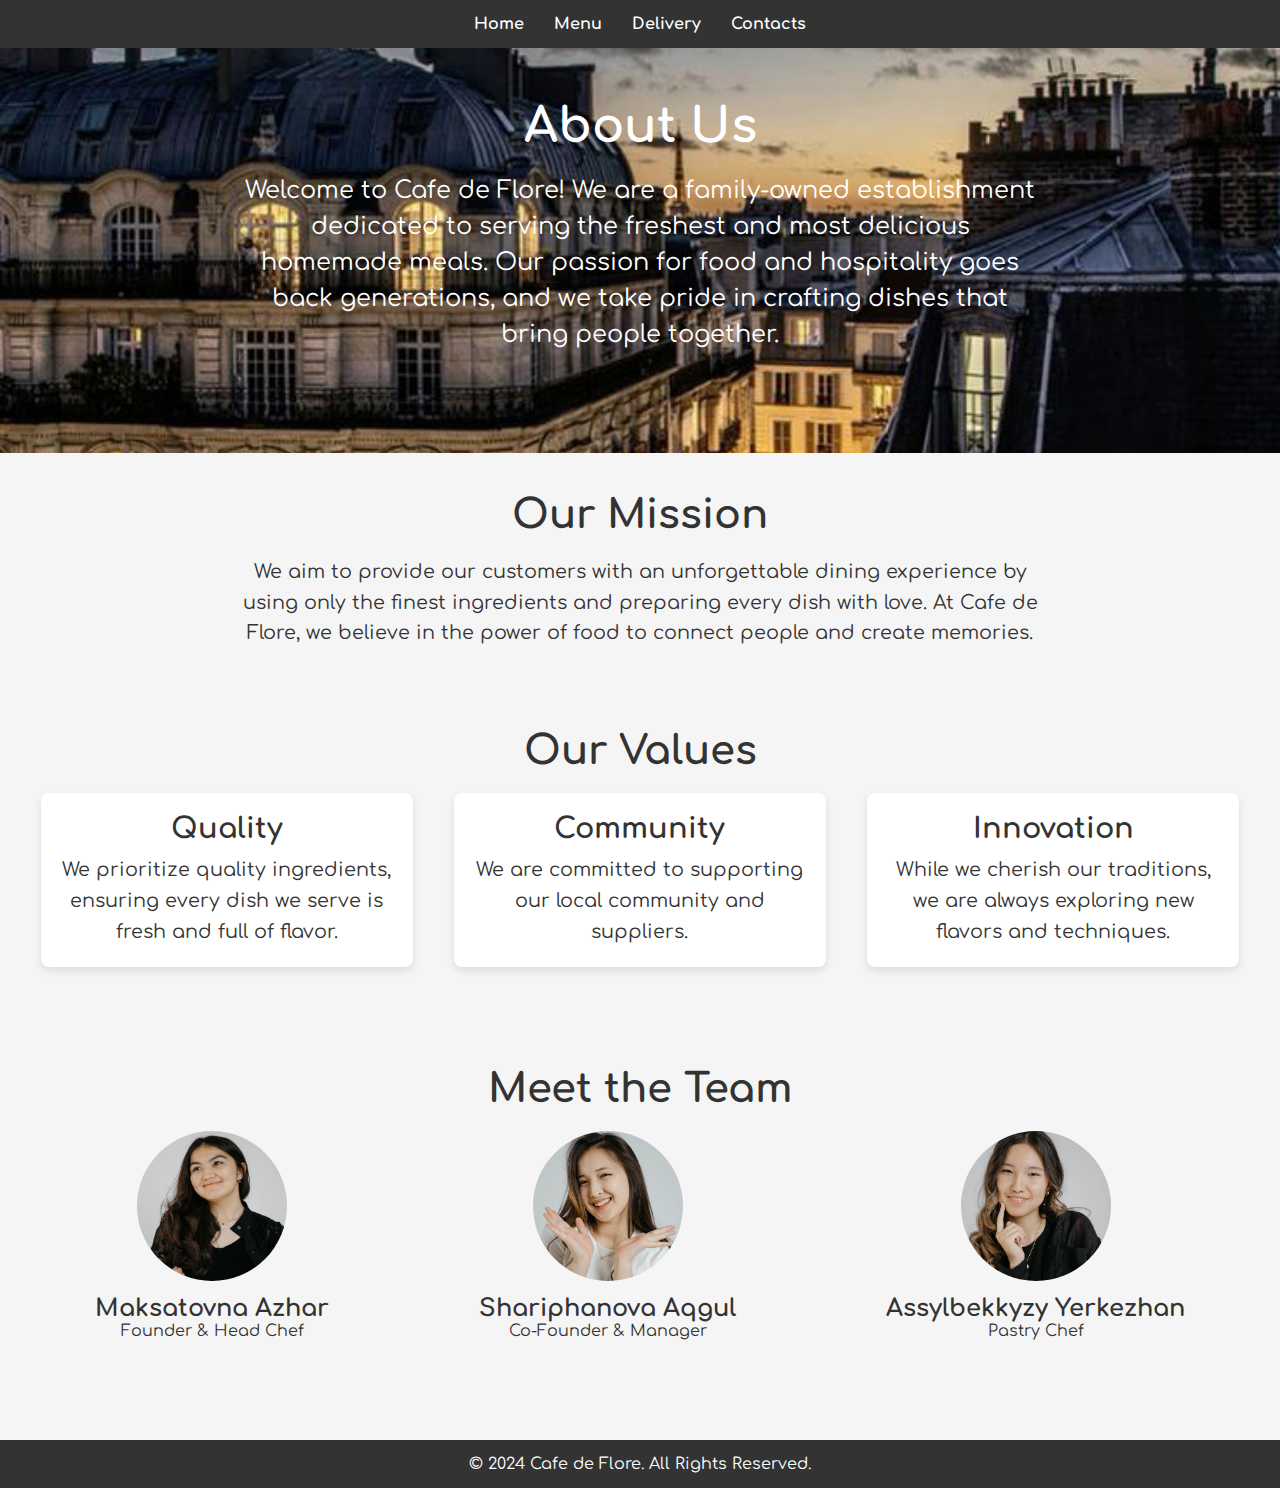
<file: aa.html>
<!DOCTYPE html>
<html lang="en">
<head>
    <meta charset="UTF-8">
    <meta name="viewport" content="width=device-width, initial-scale=1.0">
    <title>About Us</title>
    <link href="https://fonts.googleapis.com/css2?family=Comfortaa:wght@300..700&display=swap" rel="stylesheet">
    <link rel="stylesheet" href="aa.css">
</head>
<body>
    <header class="header">
        <nav>
            <ul>
                <li><a href="index.html">Home</a></li>
                <li><a href="second.html">Menu</a></li>
                <li><a href="dd.html">Delivery</a></li>
                <li><a href="contact.html">Contacts</a></li>
            </ul>
        </nav>
    </header>

   
    <section class="about-us" id="about">
        <div class="about-content">
            <h1>About Us</h1>
            <p>Welcome to Cafe de Flore! We are a family-owned establishment dedicated to serving the freshest and most delicious homemade meals. Our passion for food and hospitality goes back generations, and we take pride in crafting dishes that bring people together.</p>
        </div>
    </section>

   
    <section class="mission">
        <h2>Our Mission</h2>
        <p>We aim to provide our customers with an unforgettable dining experience by using only the finest ingredients and preparing every dish with love. At Cafe de Flore, we believe in the power of food to connect people and create memories.</p>
    </section>

   
    <section class="values">
        <h2>Our Values</h2>
        <div class="values-container">
            <div class="value-box">
                <h3>Quality</h3>
                <p>We prioritize quality ingredients, ensuring every dish we serve is fresh and full of flavor.</p>
            </div>
            <div class="value-box">
                <h3>Community</h3>
                <p>We are committed to supporting our local community and suppliers.</p>
            </div>
            <div class="value-box">
                <h3>Innovation</h3>
                <p>While we cherish our traditions, we are always exploring new flavors and techniques.</p>
            </div>
        </div>
    </section>


    <section class="team">
        <h2>Meet the Team</h2>
        <div class="team-container">
            <div class="team-member">
                <img src="rrr.jpeg" alt="Team Member">
                <h3>Maksatovna Azhar</h3>
                <p>Founder & Head Chef</p>
            </div>
            <div class="team-member">
                <img src="aqgul.jpeg" alt="Team Member">
                <h3>Shariphanova Aqgul</h3>
                <p>Co-Founder & Manager</p>
            </div>
            <div class="team-member">
                <img src="yerkezhan.jpeg" alt="Team Member">
                <h3>Assylbekkyzy Yerkezhan</h3>
                <p>Pastry Chef</p>
            </div>
        </div>
    </section>
    <footer>
        <p>&copy; 2024 Cafe de Flore. All Rights Reserved.</p>
    </footer>
</body>
</html>
</file>
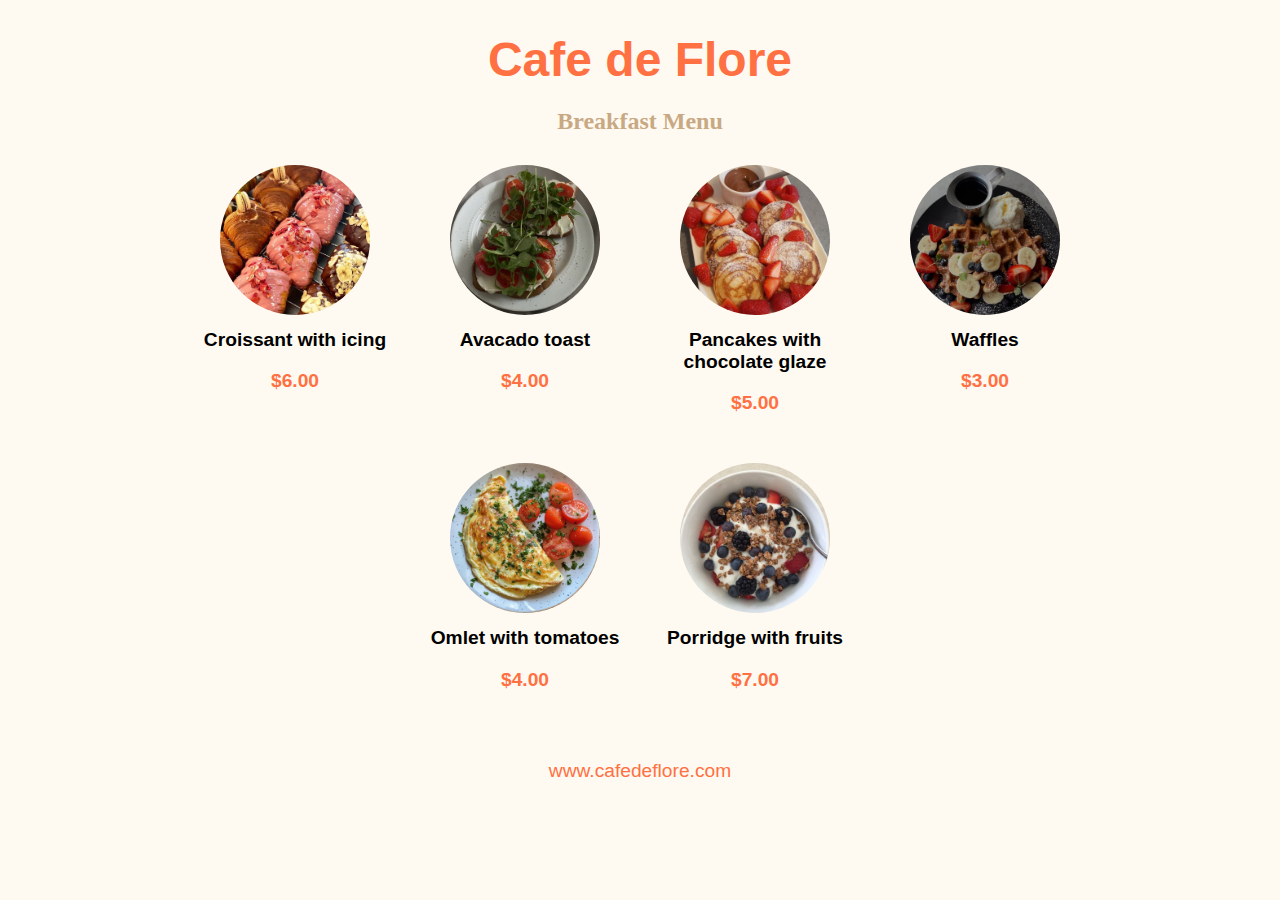
<file: breakfast.html>
<!DOCTYPE html>
<html lang="en">
<head>
    <meta charset="UTF-8">
    <meta name="viewport" content="width=device-width, initial-scale=1.0">
    <title>Breakfast Menu</title>
    <link rel="stylesheet" href="breakfast.css">
</head>
<body>

    <h1>Cafe de Flore</h1>
    <h2 class="text"><a href="second.html">Breakfast Menu</a></h2>

    <div class="menu">
        <div class="menu-item">
            <img src="IMG_0348.JPG" alt="Cream Puff">
            <h3>Croissant with icing</h3>
            <p>$6.00</p>
        </div>
        <div class="menu-item">
            <img src="IMG_0349.JPG" alt="Croissant">
            <h3>Avacado toast</h3>
            <p>$4.00</p>
        </div>
        <div class="menu-item">
            <img src="IMG_0350.JPG" alt="Chocolate Cake">
            <h3>Pancakes with chocolate glaze</h3>
            <p>$5.00</p>
        </div>
        <div class="menu-item">
            <img src="IMG_0351.JPG" alt="Donut">
            <h3>Waffles</h3>
            <p>$3.00</p>
        </div>
        <div class="menu-item">
            <img src="IMG_0352.JPG" alt="Cupcake">
            <h3>Omlet with tomatoes</h3>
            <p>$4.00</p>
        </div>
        <div class="menu-item">
            <img src="IMG_0353.JPG" alt="Cheesecake">
            <h3>Porridge with fruits</h3>
            <p>$7.00</p>
        </div>
    </div>

    <div class="footer">
        <p>www.cafedeflore.com</p>
    </div>



</body>
</html>
</file>
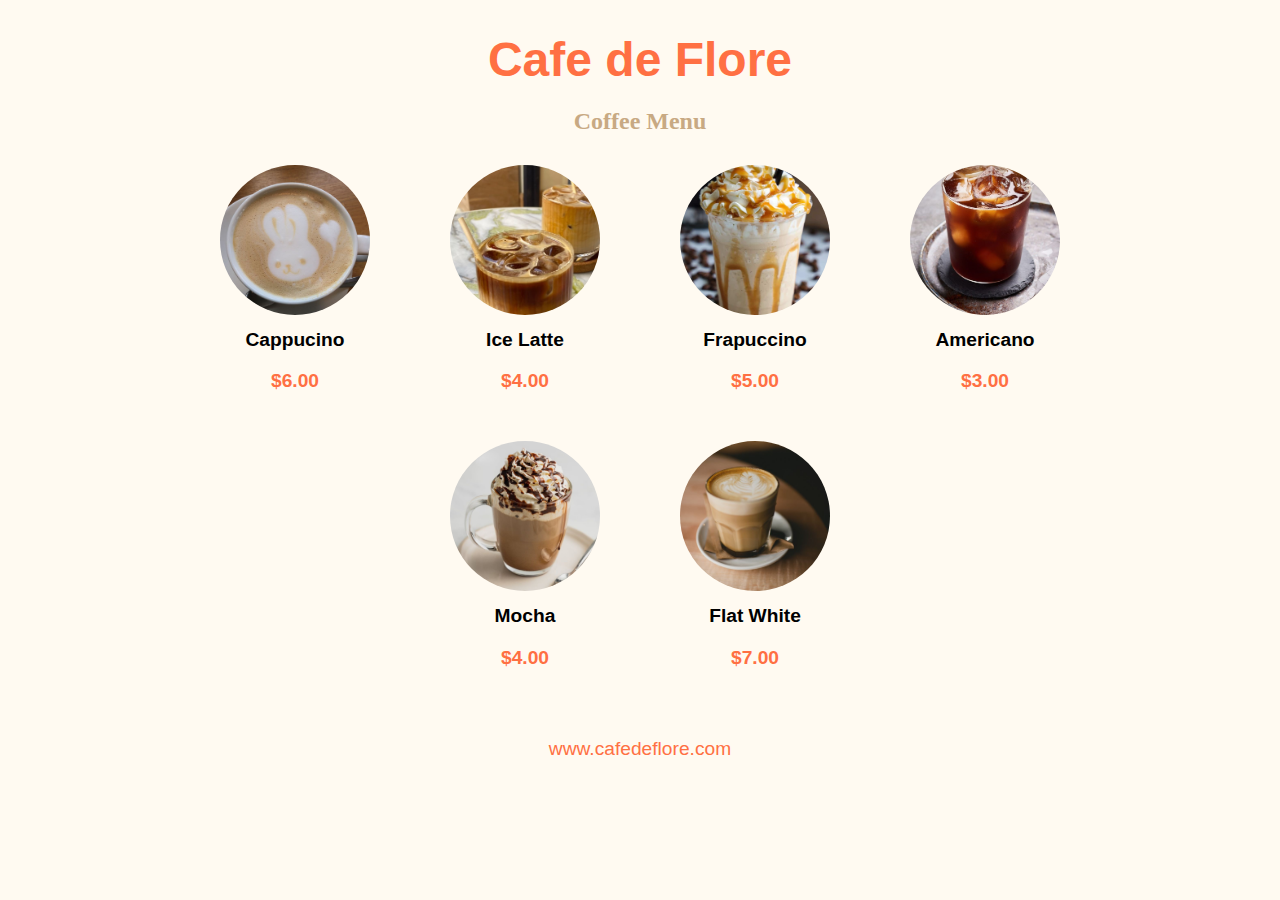
<file: coffee.html>
<!DOCTYPE html>
<html lang="en">
<head>
    <meta charset="UTF-8">
    <meta name="viewport" content="width=device-width, initial-scale=1.0">
    <title>Breakfast Menu</title>
    <link rel="stylesheet" href="coffee.css">
</head>
<body>

    <h1>Cafe de Flore</h1>
    <h2 class="text"><a href="second.html">Coffee Menu</a></h2>

    <div class="menu">
        <div class="menu-item">
            <img src="IMG_0416.JPG" alt="Cream Puff">
            <h3>Cappucino</h3>
            <p>$6.00</p>
        </div>
        <div class="menu-item">
            <img src="IMG_0417.JPG" alt="Croissant">
            <h3>Ice Latte</h3>
            <p>$4.00</p>
        </div>
        <div class="menu-item">
            <img src="IMG_0418.JPG" alt="Chocolate Cake">
            <h3>Frapuccino</h3>
            <p>$5.00</p>
        </div>
        <div class="menu-item">
            <img src="IMG_0419.JPG" alt="Donut">
            <h3>Americano</h3>
            <p>$3.00</p>
        </div>
        <div class="menu-item">
            <img src="IMG_0420.JPG" alt="Cupcake">
            <h3>Mocha</h3>
            <p>$4.00</p>
        </div>
        <div class="menu-item">
            <img src="IMG_0421.JPG" alt="Cheesecake">
            <h3>Flat White</h3>
            <p>$7.00</p>
        </div>
    </div>

    <div class="footer">
        <p>www.cafedeflore.com</p>
    </div>



</body>
</html>
</file>
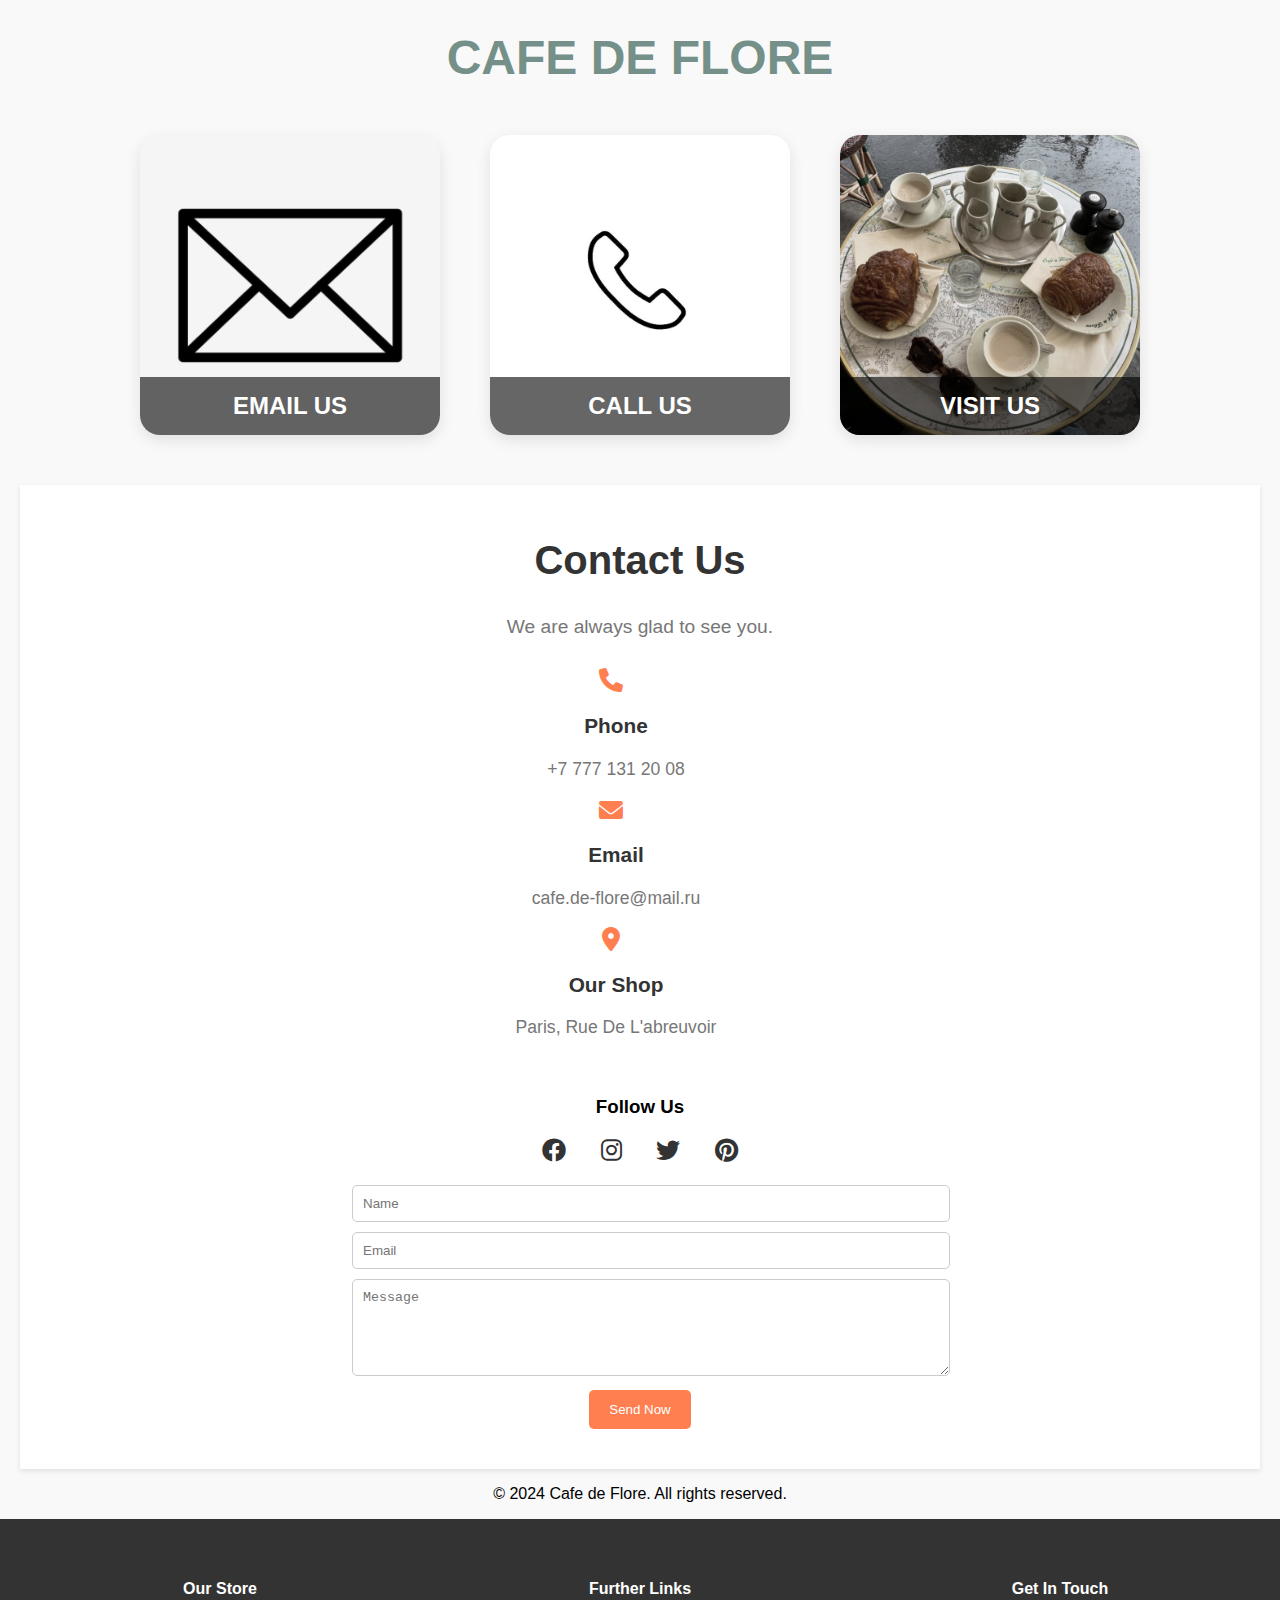
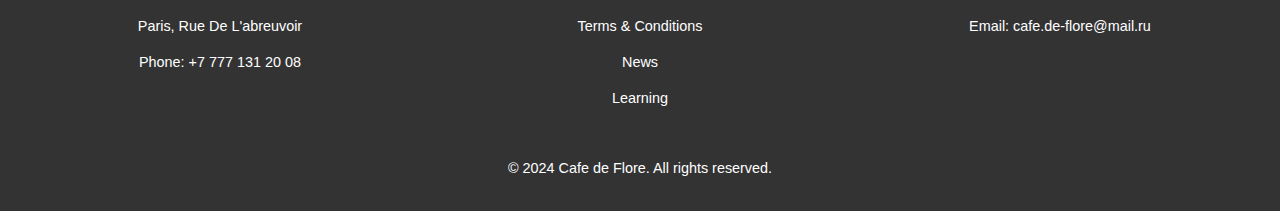
<file: contact.html>
<!DOCTYPE html>
<html lang="en">
<head>
    <meta charset="UTF-8">
    <meta name="viewport" content="width=device-width, initial-scale=1.0">
    <title>Contact Us</title>
    <link rel="stylesheet" href="https://cdnjs.cloudflare.com/ajax/libs/font-awesome/6.0.0-beta3/css/all.min.css">
<link rel="stylesheet" href="contact.css">
</head>
<body>

    <h1 class="text"><a href="index.html">CAFE DE FLORE</a></h1>

    <div class="contacts-container">
        <div class="contacts-item">
            <img src="IMG_0371.JPG" alt="Email">
            <h3>Email Us</h3>
            <div class="contact-details">
                <p>Email: cafe-de.flore@mail.com</p>
            </div>
        </div>
        <div class="contacts-item">
            <img src="IMG_0372.JPG" alt="Phone">
            <h3>Call Us</h3>
            <div class="contacts-details">
                <p>Phone: +7 (777) 131-2008</p>
            </div>
        </div>
        <div class="contacts-item">
            <img src="IMG_0373.JPG" alt="Location">
            <h3>Visit Us</h3>
            <div class="contacts-details">
                <p>Address: Paris, Rue De L'abreuvoir</p>
            </div>
        </div>
    </div>

 
    <div class="contact-container">
        <div class="contact-header">
            <h2>Contact Us</h2>
            <p>We are always glad to see you.</p>
        </div>

        <div class="contact-details">
            <div>
                <i class="fas fa-phone"></i>
                <h3>Phone</h3>
                <p>+7 777 131 20 08</p>
            </div>
            <div>
                <i class="fas fa-envelope"></i>
                <h3>Email</h3>
                <p>cafe.de-flore@mail.ru</p>
            </div>
            <div>
                <i class="fas fa-map-marker-alt"></i>
                <h3>Our Shop</h3>
                <p>Paris, Rue De L'abreuvoir</p>
            </div>
        </div>

        <div class="social-icons">
            <h3>Follow Us</h3>
            <a href="#" target="_blank"><i class="fab fa-facebook"></i></a>
            <a href="#" target="_blank"><i class="fab fa-instagram"></i></a>
            <a href="#" target="_blank"><i class="fab fa-twitter"></i></a>
            <a href="#" target="_blank"><i class="fab fa-pinterest"></i></a>
        </div>

        <div class="contact-form">
            <form action="#" method="post">
                <input type="text" name="name" placeholder="Name" required>
                <input type="email" name="email" placeholder="Email" required>
                <textarea name="message" rows="5" placeholder="Message"></textarea>
                <button type="submit">Send Now</button>
            </form>
        </div>
    </div>

    <div class="foot">
        <p>&copy; 2024 Cafe de Flore. All rights reserved.</p>
    </div>
    <footer>
        <div class="foot-links">
            <div>
                <h4>Our Store</h4>
                <p>Paris, Rue De L'abreuvoir</p>
                <p>Phone: +7 777 131 20 08</p>
            </div>
            <div>
                <h4>Further Links</h4>
                <p><a href="#">Terms & Conditions</a></p>
                <p><a href="#">News</a></p>
                <p><a href="#">Learning</a></p>
            </div>
            <div>
                <h4>Get In Touch</h4>
                <p>Email: cafe.de-flore@mail.ru</p>
            </div>
        </div>
        <p>&copy; 2024 Cafe de Flore. All rights reserved.</p>
    </footer>

</body>
</html>
</file>
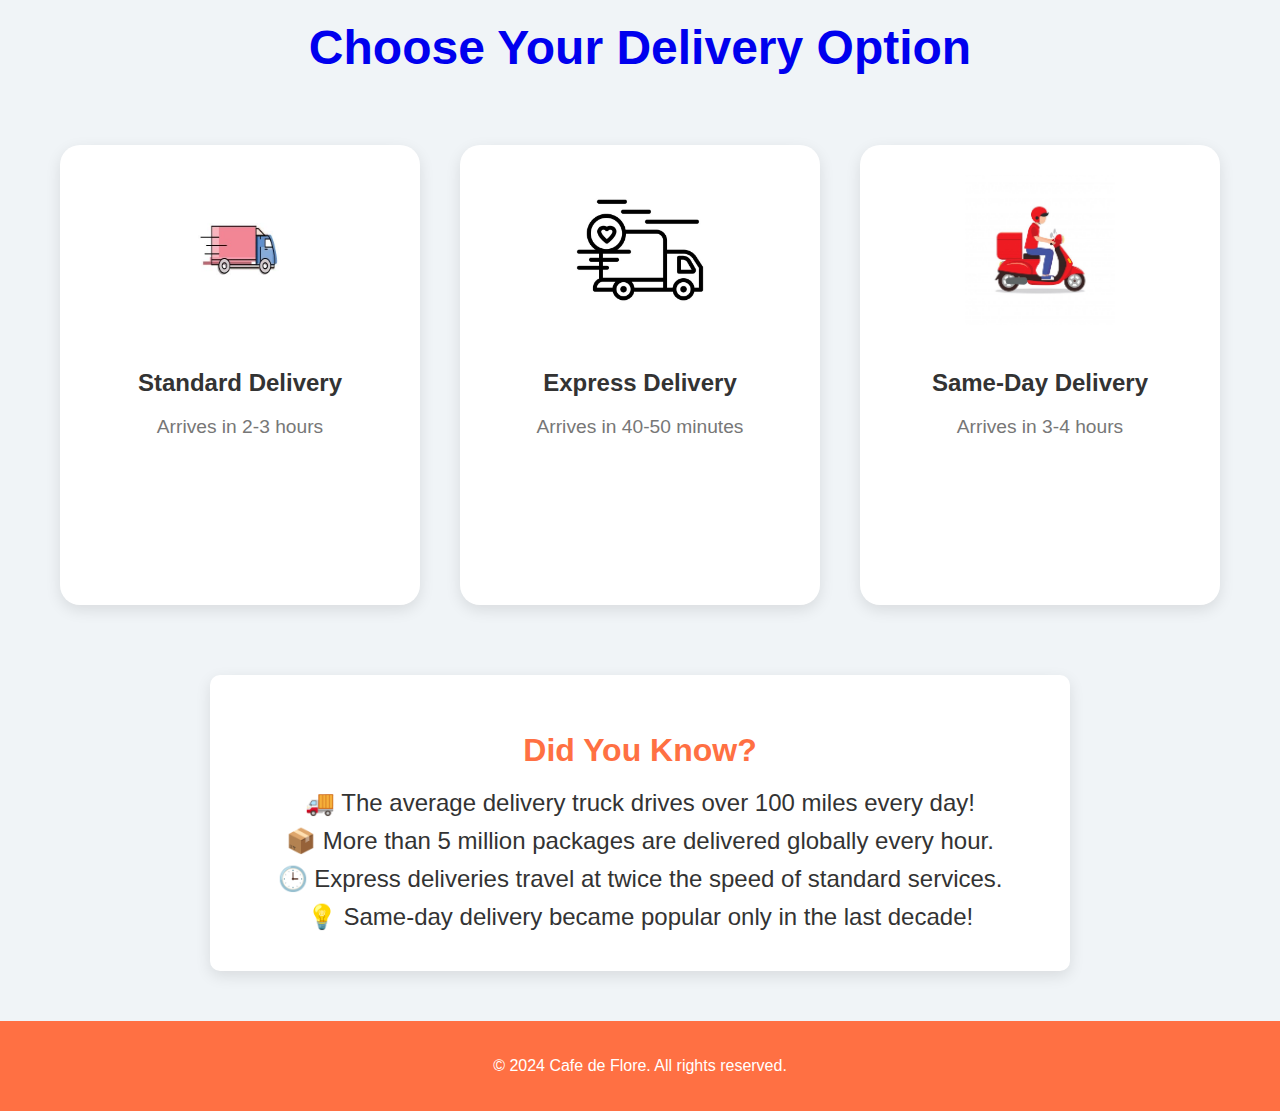
<file: dd.html>
<!DOCTYPE html>
<html lang="en">
<head>
    <meta charset="UTF-8">
    <meta name="viewport" content="width=device-width, initial-scale=1.0">
    <title>Delivery Options</title>
    <link rel="stylesheet" href="dd.css">
</head>
<body>

   <h1 class="text"><a href="index.html">Choose Your Delivery Option</a></h1>

    <div class="delivery-container">
        <div class="delivery-option">
            <img src="IMG_0375.JPG" alt="Standard Delivery">
            <h2>Standard Delivery</h2>
            <p>Arrives in 2-3 hours</p>
        </div>
        <div class="delivery-option">
            <img src="IMG_0376.JPG" alt="Express Delivery">
            <h2>Express Delivery</h2>
            <p>Arrives in 40-50 minutes</p>
        </div>
        <div class="delivery-option">
            <img src="IMG_0377.JPG" alt="Same-Day Delivery">
            <h2>Same-Day Delivery</h2>
            <p>Arrives in 3-4 hours</p>
        </div>
    </div>


    <!-- Fun Facts Section -->
    <div class="fun-facts">
        <h2>Did You Know?</h2>
        <div class="fact">🚚 The average delivery truck drives over 100 miles every day!</div>
        <div class="fact">📦 More than 5 million packages are delivered globally every hour.</div>
        <div class="fact">🕒 Express deliveries travel at twice the speed of standard services.</div>
        <div class="fact">💡 Same-day delivery became popular only in the last decade!</div>
    </div>
    <div class="footer">
        <p>&copy; 2024 Cafe de Flore. All rights reserved.</p>
    </div>

</body>
</html>
</file>
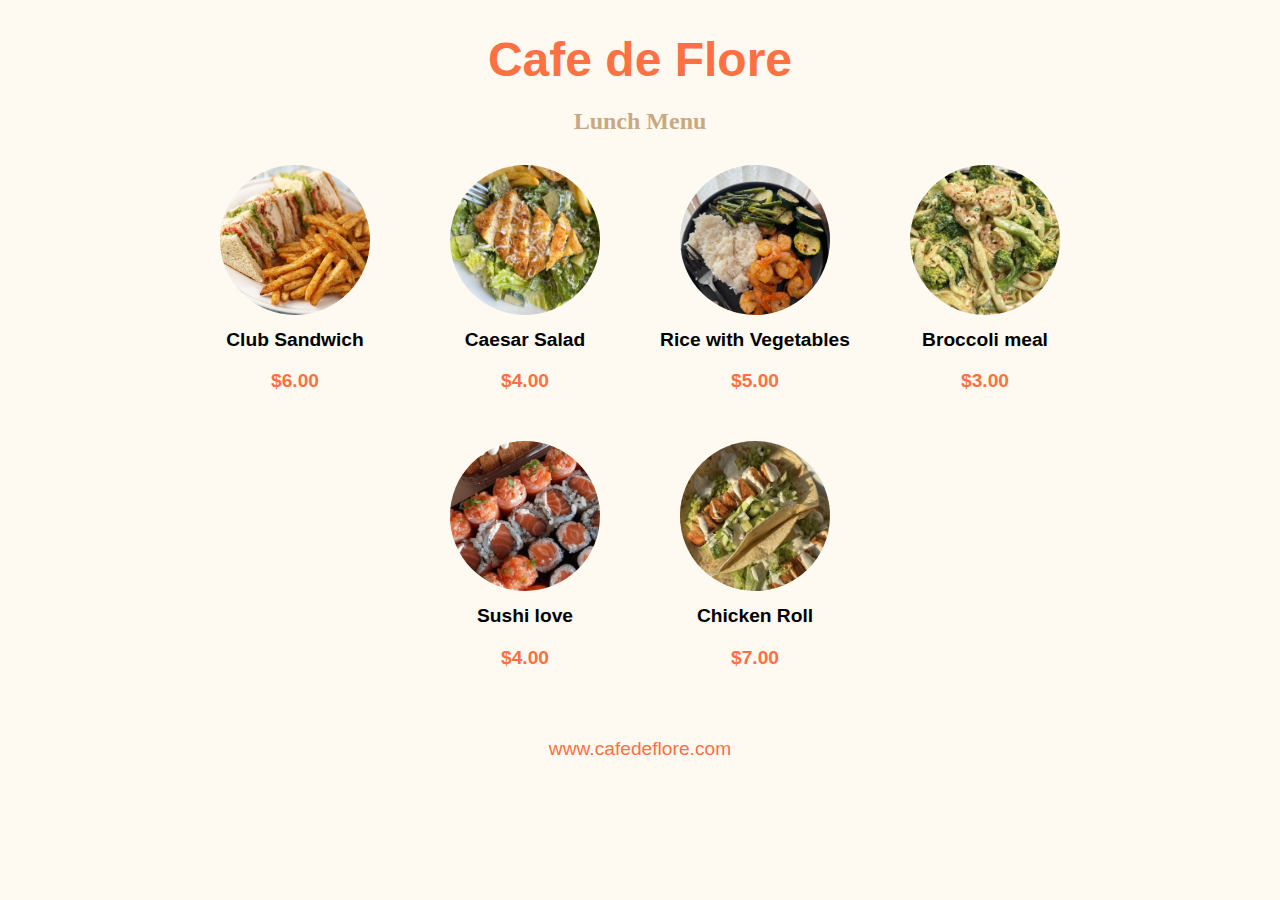
<file: lunch.html>
<!DOCTYPE html>
<html lang="en">
<head>
    <meta charset="UTF-8">
    <meta name="viewport" content="width=device-width, initial-scale=1.0">
    <title>Pizza Menu</title>
    <link rel="stylesheet" href="lunch.css">
</head>
<body>

    <h1>Cafe de Flore</h1>
    <h2 class="text"><a href="second.html">Lunch Menu</a></h2>

    <div class="menu">
        <div class="menu-item">
            <img src="IMG_0410.JPG" alt="Cream Puff">
            <h3>Club Sandwich</h3>
            <p>$6.00</p>
        </div>
        <div class="menu-item">
            <img src="IMG_0411.JPG" alt="Croissant">
            <h3>Caesar Salad</h3>
            <p>$4.00</p>
        </div>
        <div class="menu-item">
            <img src="IMG_0412.JPG" alt="Chocolate Cake">
            <h3>Rice with Vegetables</h3>
            <p>$5.00</p>
        </div>
        <div class="menu-item">
            <img src="IMG_0413.JPG" alt="Donut">
            <h3>Broccoli meal</h3>
            <p>$3.00</p>
        </div>
        <div class="menu-item">
            <img src="IMG_0415.JPG" alt="Cupcake">
            <h3>Sushi love</h3>
            <p>$4.00</p>
        </div>
        <div class="menu-item">
            <img src="IMG_0414.JPG" alt="Cheesecake">
            <h3>Chicken Roll</h3>
            <p>$7.00</p>
        </div>
    </div>

    <div class="footer">
        <p>www.cafedeflore.com</p>
    </div>



</body>
</html>
</file>
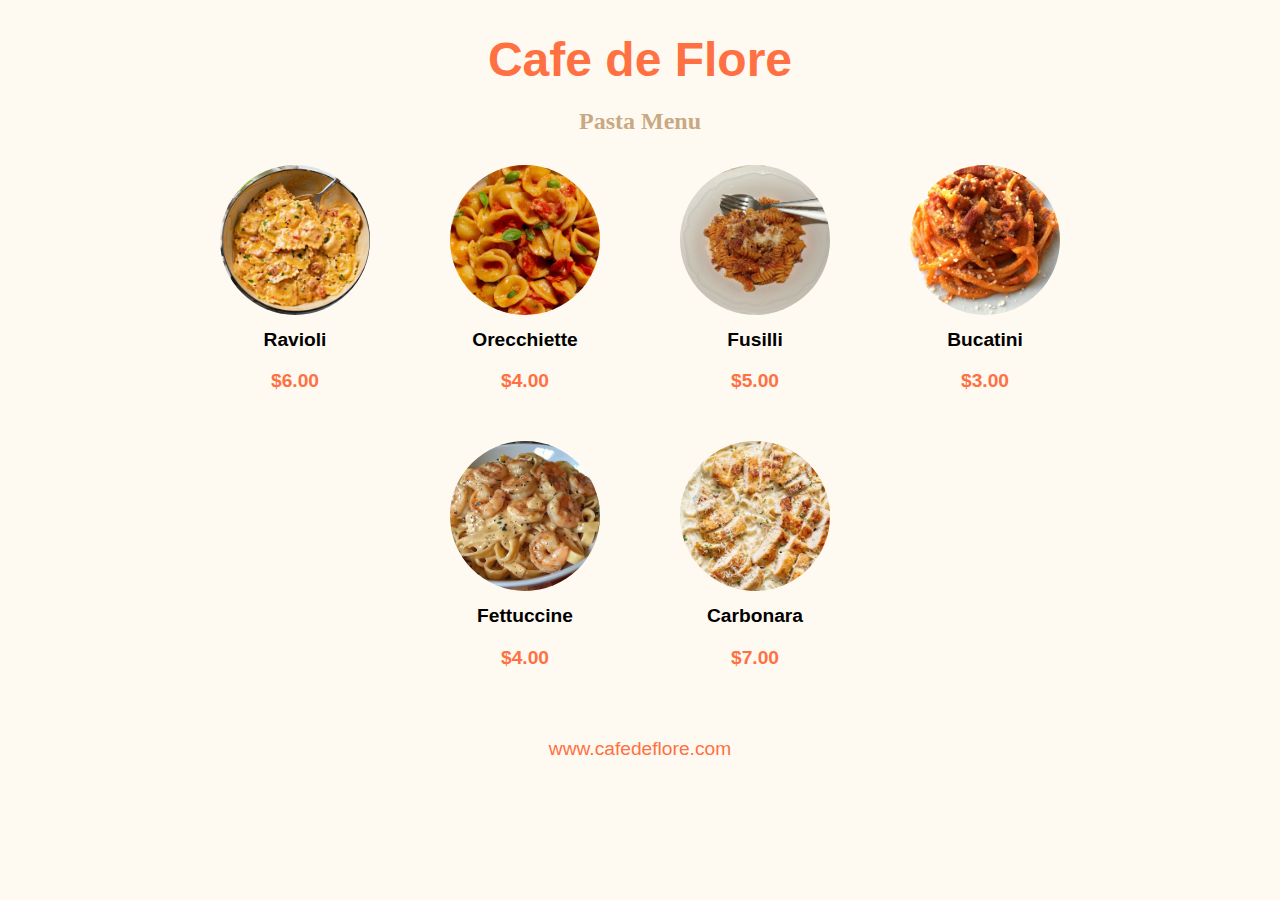
<file: pasta.html>
<!DOCTYPE html>
<html lang="en">
<head>
    <meta charset="UTF-8">
    <meta name="viewport" content="width=device-width, initial-scale=1.0">
    <title>Breakfast Menu</title>
    <link rel="stylesheet" href="pasta.css">
</head>
<body>

    <h1>Cafe de Flore</h1>
    <h2 class="text"><a href="second.html">Pasta Menu</a></h2>
    <div class="menu">
        <div class="menu-item">
            <img src="IMG_0361.JPG" alt="Cream Puff">
            <h3>Ravioli</h3>
            <p>$6.00</p>
        </div>
        <div class="menu-item">
            <img src="IMG_0360.JPG" alt="Croissant">
            <h3>Orecchiette</h3>
            <p>$4.00</p>
        </div>
        <div class="menu-item">
            <img src="IMG_0359.JPG" alt="Chocolate Cake">
            <h3>Fusilli</h3>
            <p>$5.00</p>
        </div>
        <div class="menu-item">
            <img src="IMG_0357.JPG" alt="Donut">
            <h3>Bucatini</h3>
            <p>$3.00</p>
        </div>
        <div class="menu-item">
            <img src="IMG_0356.JPG" alt="Cupcake">
            <h3>Fettuccine</h3>
            <p>$4.00</p>
        </div>
        <div class="menu-item">
            <img src="IMG_0355.JPG" alt="Cheesecake">
            <h3>Carbonara</h3>
            <p>$7.00</p>
        </div>
    </div>

    <div class="footer">
        <p>www.cafedeflore.com</p>
    </div>



</body>
</html>
</file>
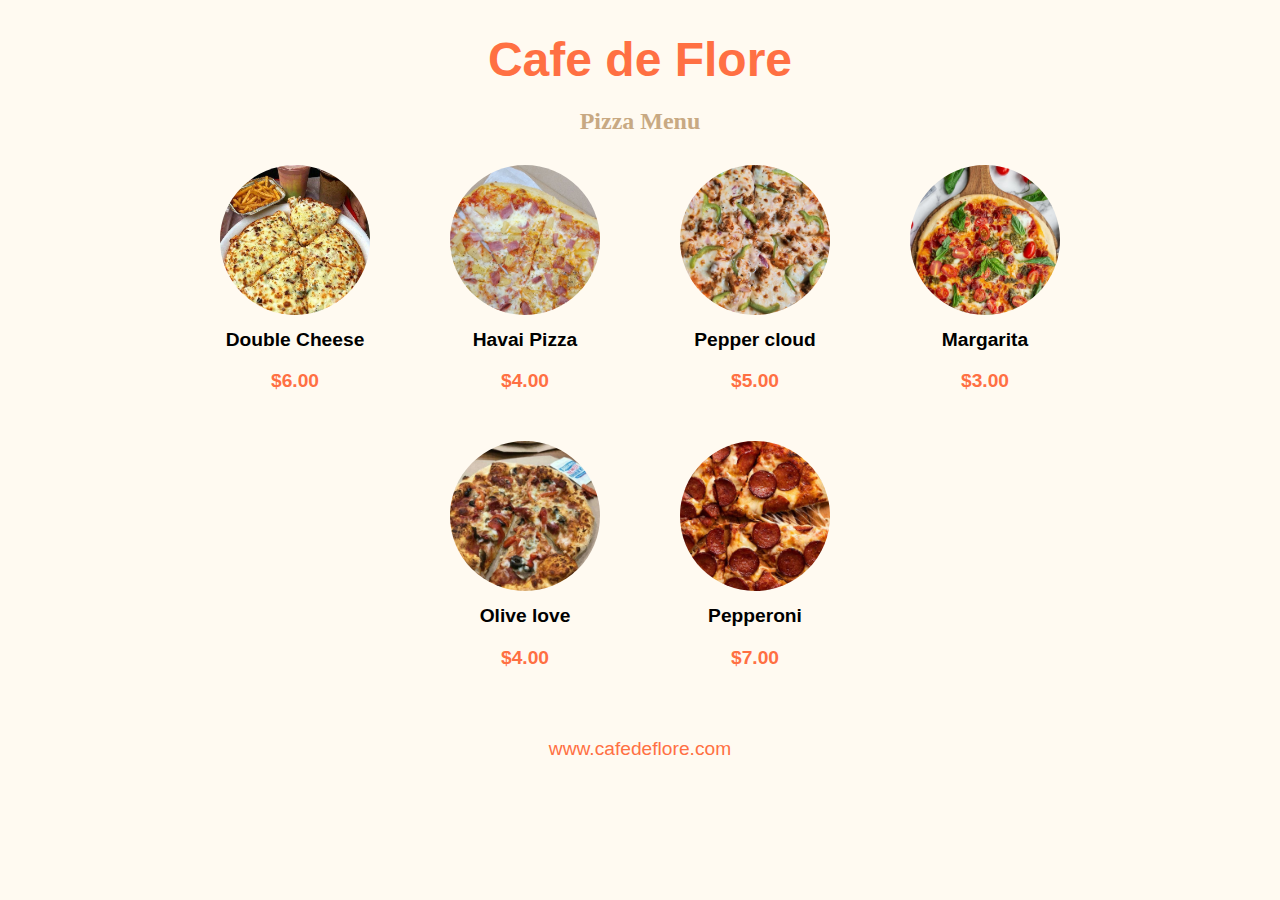
<file: pizza.html>
<!DOCTYPE html>
<html lang="en">
<head>
    <meta charset="UTF-8">
    <meta name="viewport" content="width=device-width, initial-scale=1.0">
    <title>Pizza Menu</title>
    <link rel="stylesheet" href="pizza.css">
</head>
<body>

    <h1>Cafe de Flore</h1>
    <h2 class="text"><a href="second.html">Pizza Menu</a></h2>

    <div class="menu">
        <div class="menu-item">
            <img src="IMG_0365.JPG" alt="Cream Puff">
            <h3>Double Cheese</h3>
            <p>$6.00</p>
        </div>
        <div class="menu-item">
            <img src="IMG_0368.JPG" alt="Croissant">
            <h3>Havai Pizza</h3>
            <p>$4.00</p>
        </div>
        <div class="menu-item">
            <img src="IMG_0366.JPG" alt="Chocolate Cake">
            <h3>Pepper cloud</h3>
            <p>$5.00</p>
        </div>
        <div class="menu-item">
            <img src="IMG_0363.JPG" alt="Donut">
            <h3>Margarita</h3>
            <p>$3.00</p>
        </div>
        <div class="menu-item">
            <img src="IMG_0367.JPG" alt="Cupcake">
            <h3>Olive love</h3>
            <p>$4.00</p>
        </div>
        <div class="menu-item">
            <img src="IMG_0362.JPG" alt="Cheesecake">
            <h3>Pepperoni</h3>
            <p>$7.00</p>
        </div>
    </div>

    <div class="footer">
        <p>www.cafedeflore.com</p>
    </div>



</body>
</html>
</file>
<file: aa.css>
* {
    margin: 0;
    padding: 0;
    box-sizing: border-box;
}

body {
    font-family: 'Comfortaa', sans-serif;
    background-color: #f5f5f5;
    color: #333;
}

header {
    position: fixed;
    top: 0;
    width: 100%;
    background-color: #333;
    color: white;
    text-align: center;
    padding: 15px 0;
    z-index: 1000;
}

header nav ul {
    list-style: none;
    display: flex;
    justify-content: center;
}

header nav ul li {
    margin: 0 15px;
}

header nav ul li a {
    color: white;
    text-decoration: none;
    font-weight: bold;
}

header nav ul li a:hover {
    text-decoration: underline;
}

.about-us {
    background-image: url(🏙️.jpg); /* Replace with your image */
    background-size: cover;
    background-position: center;
    color: white;
    padding: 100px 20px;
    text-align: center;
}

.about-content h1 {
    font-size: 3em;
    margin-bottom: 20px;
}

.about-content p {
    font-size: 1.5em;
    max-width: 800px;
    margin: 0 auto;
    line-height: 1.5;
}

.mission, .values, .team {
    padding: 40px 20px;
    text-align: center;
}

h2 {
    font-size: 2.5em;
    margin-bottom: 20px;
}

.mission p, .values p {
    font-size: 1.2em;
    max-width: 800px;
    margin: 0 auto;
    line-height: 1.6;
}

.values-container {
    display: flex;
    justify-content: space-around;
    flex-wrap: wrap;
    margin-top: 20px;
}

.value-box {
    background-color: #fff;
    border-radius: 8px;
    padding: 20px;
    box-shadow: 0 4px 8px rgba(0, 0, 0, 0.1);
    width: 30%;
    margin-bottom: 20px;
}

.value-box h3 {
    font-size: 1.8em;
    margin-bottom: 10px;
}

.team-container {
    display: flex;
    justify-content: space-around;
    flex-wrap: wrap;
    margin-top: 20px;
}

.team-member {
    text-align: center;
    margin-bottom: 20px;
}

.team-member img {
    border-radius: 50%;
    width: 150px;
    height: 150px;
}

.team-member h3 {
    font-size: 1.5em;
    margin-top: 10px;
}

footer {
    background-color: #333;
    color: white;
    text-align: center;
    padding: 15px 0;
    margin-top: 40px;
}
</file>
<file: breakfast.css>
body {
    font-family: Arial, sans-serif;
    text-align: center;
    background-color: #fffaf1;
    margin: 0;
    padding: 0;
}
h1 {
    font-size: 3em;
    margin-bottom: 5px;
    color: #ff7043;
}
h2 {
    font-size: 1.5em;
    color: #333;
    margin-bottom: 30px;
}
.text a{
    text-decoration: none;
    color: rgb(200, 169, 131);
    font-family: Georgia, 'Times New Roman', Times, serif;
}
.menu {
    display: flex;
    justify-content: center;
    flex-wrap: wrap;
    gap: 30px;
    max-width: 1000px;
    margin: 0 auto;
}
.menu-item {
    width: 200px;
    text-align: center;
}
.menu-item img {
    width: 150px;
    height: 150px;
    border-radius: 50%;
    object-fit: cover;
}
.menu-item h3 {
    margin: 10px 0;
    font-size: 1.2em;
}
.menu-item p {
    color: #ff7043;
    font-weight: bold;
    font-size: 1.2em;
}
.footer {
    margin-top: 50px;
    font-size: 1.2em;
    color: #ff7043;
}
@media (max-width: 768px) {
    .menu-item {
        width: 45%;
        margin: 10px;
    }

    h1 {
        font-size: 30px;
    }

    .menu-item h3 {
        font-size: 22px;
    }

    .menu-item p {
        font-size: 16px;
    }
}


@media (max-width: 480px) {
    .menu-item {
        width: 100%;
        margin: 10px 0;
    }

    h1 {
        font-size: 24px;
    }

    .menu-item h3 {
        font-size: 20px;
    }

    .menu-item p {
        font-size: 14px;
    }

    .menu {
        padding: 10px;
    }
}
</file>
<file: coffee.css>
body {
    font-family: Arial, sans-serif;
    text-align: center;
    background-color: #fffaf1;
    margin: 0;
    padding: 0;
}
.button{
    margin-bottom: auto;
    text-decoration: none;
    border-color: #fffaf1;
}
h1 {
    font-size: 3em;
    margin-bottom: 5px;
    color: #ff7043;
}
h2 {
    font-size: 1.5em;
    color: #333;
    margin-bottom: 30px;
}
.text a{
    text-decoration: none;
    color: rgb(200, 169, 131);
    font-family: Georgia, 'Times New Roman', Times, serif;
}
.menu {
    display: flex;
    justify-content: center;
    flex-wrap: wrap;
    gap: 30px;
    max-width: 1000px;
    margin: 0 auto;
}
.menu-item {
    width: 200px;
    text-align: center;
}
.menu-item img {
    width: 150px;
    height: 150px;
    border-radius: 50%;
    object-fit: cover;
}
.menu-item h3 {
    margin: 10px 0;
    font-size: 1.2em;
}
.menu-item p {
    color: #ff7043;
    font-weight: bold;
    font-size: 1.2em;
}
.footer {
    margin-top: 50px;
    font-size: 1.2em;
    color: #ff7043;
}
@media (max-width: 768px) {
    .menu-item {
        width: 45%;
        margin: 10px;
    }

    h1 {
        font-size: 30px;
    }

    .menu-item h3 {
        font-size: 22px;
    }

    .menu-item p {
        font-size: 16px;
    }
}


@media (max-width: 480px) {
    .menu-item {
        width: 100%;
        margin: 10px 0;
    }

    h1 {
        font-size: 24px;
    }

    .menu-item h3 {
        font-size: 20px;
    }

    .menu-item p {
        font-size: 14px;
    }

    .menu {
        padding: 10px;
    }
}
</file>
<file: contact.css>
body {
    font-family: Arial, sans-serif;
    margin: 0;
    padding: 0;
    background-color: #f3f3f3;
    text-align: center;
}
h1 {
    color: #c8e7df;
    font-size: 3em;
    margin-top: 30px;
}
.text a{
    text-decoration: none;
    color: #759089;
    font-family: 'Lucida Sans', 'Lucida Sans Regular', 'Lucida Grande', 'Lucida Sans Unicode', Geneva, Verdana, sans-serif;
}
.contacts-container {
    display: flex;
    justify-content: center;
    align-items: center;
    flex-wrap: wrap;
    max-width: 1200px;
    margin: 50px auto;
    gap: 50px;
}
.contacts-item {
    position: relative;
    width: 300px;
    height: 300px;
    overflow: hidden;
    border-radius: 20px;
    box-shadow: 0 5px 15px rgba(0,0,0,0.1);
    transition: transform 0.3s ease;
}
.contacts-item img {
    width: 100%;
    height: 100%;
    object-fit: cover;
    filter: grayscale(50%);
    transition: filter 0.3s ease;
}
.contacts-item:hover img {
    filter: grayscale(0%);
}
.contacts-item:hover {
    transform: translateY(-10px);
}
.contacts-item h3 {
    position: absolute;
    bottom: 0;
    left: 0;
    right: 0;
    background-color: rgba(0, 0, 0, 0.6);
    color: white;
    font-size: 1.5em;
    padding: 15px;
    margin: 0;
    text-transform: uppercase;
}
.contacts-details {
    display: none;
    position: absolute;
    top: 0;
    bottom: 0;
    left: 0;
    right: 0;
    background-color: rgba(0, 0, 0, 0.8);
    color: white;
    font-size: 1.2em;
    align-items: center;
    justify-content: center;
    padding: 20px;
    text-align: center;
    border-radius: 20px;
}
.contacts-item:hover .contact-details {
    display: flex;
}
.social-icons {
    text-align: center;
    margin: 20px 0;
}

.social-icons a {
    margin: 0 15px;
    text-decoration: none;
    color: #333;
    font-size: 24px;
}

.social-icons a:hover {
    color: #ff6b6b;
}

.footer {
    margin-top: 50px;
    padding: 20px;
    background-color: #ff7043;
    color: white;
}
footer {
    background-color: #333;
    color: white;
    padding: 20px 0;
    text-align: center;
}

footer a {
    color: white;
    text-decoration: none;
}

footer .foot-links {
    display: flex;
    justify-content: space-between;
    padding: 20px;
    max-width: 1200px;
    margin: 0 auto;
}

footer .foot-links div {
    width: 30%;
}

footer .foot-links div h4 {
    margin-bottom: 15px;
}

footer p {
    margin-top: 20px;
    font-size: 0.9em;
}

body {
    font-family: Arial, sans-serif;
    margin: 0;
    padding: 0;
    background-color: #f9f9f9;
}


.header {
    background-color: #f4f4f4;
    text-align: center;
    padding: 20px;
    background-image:url( uyf.jpeg) ;
    background-size: cover;
    background-repeat: no-repeat;
}

.header h1 {
    font-size: 3em;
    color: #333;
}


.contact-container {
    max-width: 1200px;
    margin: 0 auto;
    padding: 20px;
    background-color: #fff;
    box-shadow: 0 2px 5px rgba(0, 0, 0, 0.1);
}

.contact-header {
    text-align: center;
}

.contact-header h2 {
    font-size: 2.5em;
    color: #333;
}

.contact-header p {
    font-size: 1.2em;
    color: #777;
    margin-bottom: 30px;
}


.contact-details, .contact-form {
    display: inline-block;
    vertical-align: top;
    width: 48%; 
    margin-bottom: 20px;
}

.contact-details {
    margin-right: 4%;
}

.contact-details div {
    margin-bottom: 15px;
}

.contact-details div i {
    font-size: 1.5em;
    color: #ff7f50; 
    margin-right: 10px;
}

.contact-details h3 {
    font-size: 1.3em;
    color: #333;
}

.contact-details p {
    font-size: 1.1em;
    color: #777;
}


.contact-form input, .contact-form textarea {
    width: 100%;
    padding: 10px;
    margin-bottom: 10px;
    border: 1px solid #ccc;
    border-radius: 5px;
}

.contact-form button {
    padding: 12px 20px;
    background-color: #ff7f50;
    color: white;
    border: none;
    border-radius: 5px;
    cursor: pointer;
}

.contact-form button:hover {
    background-color: #ff6347; 
}
@media (max-width: 768px) {
    .contacts-item {
        width: 45%;
    }

    .contact-details {
        flex-direction: column;
        align-items: center;
    }

    .contact-details div {
        width: 80%;
        margin: 10px 0;
    }

    .contact-form {
        width: 80%;
    }

    .foot-links {
        flex-direction: column;
        align-items: center;
    }

    .foot-links div {
        width: 100%;
        margin: 10px 0;
    }
}


@media (max-width: 480px) {
    h1.text {
        font-size: 28px;
    }

    .contacts-item {
        width: 100%;
        margin: 10px 0;
    }

    .contact-header h2 {
        font-size: 24px;
    }

    .social-icons a {
        font-size: 20px;
    }

    .contact-form {
        width: 100%;
    }

    footer h4 {
        font-size: 18px;
    }
}
</file>
<file: dd.css>
body{
font-family: 'Arial', sans-serif;
margin: 0;
padding: 0;
background-color: #f0f4f7;
color: #333;
overflow-x: hidden;
}
h1 {
text-align: center;
font-size: 3em;
margin-top: 20px;
color: #ff7043;
text-decoration: none;
}
.text a{
    text-decoration: none;
}
.delivery-container {
display: flex;
justify-content: space-around;
align-items: center;
margin: 50px auto;
flex-wrap: wrap;
max-width: 1200px;
}
.delivery-option {
position: relative;
width: 300px;
height: 400px;
background-color: #fff;
border-radius: 20px;
box-shadow: 0 5px 15px rgba(0,0,0,0.1);
margin: 20px;
text-align: center;
padding: 30px;
transition: transform 0.3s ease;
cursor: pointer;
}
.delivery-option:hover {
transform: translateY(-10px);
}
.delivery-option img {
width: 150px;
height: 150px;
margin-bottom: 20px;
}
.delivery-option h2 {
font-size: 1.5em;
margin-bottom: 10px;
color: #333;
}
.delivery-option p {
font-size: 1.2em;
color: #777;
margin-bottom: 20px;
}



/* Fun Facts */
.fun-facts {
text-align: center;
padding: 30px;
background-color: #fff;
margin: 50px auto;
max-width: 800px;
border-radius: 10px;
box-shadow: 0 5px 15px rgba(0,0,0,0.1);
}
.fun-facts h2 {
font-size: 2em;
color: #ff7043;
margin-bottom: 20px;
}
.fact {
font-size: 1.5em;
color: #333;
margin: 10px 0;
}

.footer {
margin-top: 50px;
padding: 20px;
background-color: #ff7043;
color: white;
text-align: center;
}
</file>
<file: lunch.css>
body {
    font-family: Arial, sans-serif;
    text-align: center;
    background-color: #fffaf1;
    margin: 0;
    padding: 0;
}
.button{
    margin-bottom: auto;
    text-decoration: none;
    border-color: #fffaf1;
}
h1 {
    font-size: 3em;
    margin-bottom: 5px;
    color: #ff7043;
}
.text a{
    color: rgb(200, 169, 131);
    font-family: Georgia, 'Times New Roman', Times, serif;
    text-decoration: none;
}
.text{
    font-size: 1.5em;
    color: #333;
    margin-bottom: 30px;
    text-decoration: none;
}
.menu {
    display: flex;
    justify-content: center;
    flex-wrap: wrap;
    gap: 30px;
    max-width: 1000px;
    margin: 0 auto;
}
.menu-item {
    width: 200px;
    text-align: center;
}
.menu-item img {
    width: 150px;
    height: 150px;
    border-radius: 50%;
    object-fit: cover;
}
.menu-item h3 {
    margin: 10px 0;
    font-size: 1.2em;
}
.menu-item p {
    color: #ff7043;
    font-weight: bold;
    font-size: 1.2em;
}
.footer {
    margin-top: 50px;
    font-size: 1.2em;
    color: #ff7043;
}
@media (max-width: 768px) {
    .menu-item {
        width: 45%;
        margin: 10px;
    }

    h1 {
        font-size: 30px;
    }

    .menu-item h3 {
        font-size: 22px;
    }

    .menu-item p {
        font-size: 16px;
    }
}


@media (max-width: 480px) {
    .menu-item {
        width: 100%;
        margin: 10px 0;
    }

    h1 {
        font-size: 24px;
    }

    .menu-item h3 {
        font-size: 20px;
    }

    .menu-item p {
        font-size: 14px;
    }

    .menu {
        padding: 10px;
    }
}
</file>
<file: pasta.css>
body {
    font-family: Arial, sans-serif;
    text-align: center;
    background-color: #fffaf1;
    margin: 0;
    padding: 0;
}
.button{
    margin-bottom: auto;
    text-decoration: none;
    border-color: #fffaf1;
}
h1 {
    font-size: 3em;
    margin-bottom: 5px;
    color: #ff7043;
}
h2 {
    font-size: 1.5em;
    color: #333;
    margin-bottom: 30px;
}
.text a{
    text-decoration: none;
    color: rgb(200, 169, 131);
    font-family: Georgia, 'Times New Roman', Times, serif;
}
.menu {
    display: flex;
    justify-content: center;
    flex-wrap: wrap;
    gap: 30px;
    max-width: 1000px;
    margin: 0 auto;
}
.menu-item {
    width: 200px;
    text-align: center;
}
.menu-item img {
    width: 150px;
    height: 150px;
    border-radius: 50%;
    object-fit: cover;
}
.menu-item h3 {
    margin: 10px 0;
    font-size: 1.2em;
}
.menu-item p {
    color: #ff7043;
    font-weight: bold;
    font-size: 1.2em;
}
.footer {
    margin-top: 50px;
    font-size: 1.2em;
    color: #ff7043;
}
@media (max-width: 768px) {
    .menu-item {
        width: 45%;
        margin: 10px;
    }

    h1 {
        font-size: 30px;
    }

    .menu-item h3 {
        font-size: 22px;
    }

    .menu-item p {
        font-size: 16px;
    }
}


@media (max-width: 480px) {
    .menu-item {
        width: 100%;
        margin: 10px 0;
    }

    h1 {
        font-size: 24px;
    }

    .menu-item h3 {
        font-size: 20px;
    }

    .menu-item p {
        font-size: 14px;
    }

    .menu {
        padding: 10px;
    }
}
</file>
<file: pizza.css>
body {
    font-family: Arial, sans-serif;
    text-align: center;
    background-color: #fffaf1;
    margin: 0;
    padding: 0;
}
.button{
    margin-bottom: auto;
    text-decoration: none;
    border-color: #fffaf1;
}
h1 {
    font-size: 3em;
    margin-bottom: 5px;
    color: #ff7043;
}
.text a{
    color: rgb(200, 169, 131);
    font-family: Georgia, 'Times New Roman', Times, serif;
    text-decoration: none;
}
.text{
    font-size: 1.5em;
    color: #333;
    margin-bottom: 30px;
    text-decoration: none;
}
.menu {
    display: flex;
    justify-content: center;
    flex-wrap: wrap;
    gap: 30px;
    max-width: 1000px;
    margin: 0 auto;
}
.menu-item {
    width: 200px;
    text-align: center;
}
.menu-item img {
    width: 150px;
    height: 150px;
    border-radius: 50%;
    object-fit: cover;
}
.menu-item h3 {
    margin: 10px 0;
    font-size: 1.2em;
}
.menu-item p {
    color: #ff7043;
    font-weight: bold;
    font-size: 1.2em;
}
.footer {
    margin-top: 50px;
    font-size: 1.2em;
    color: #ff7043;
}
@media (max-width: 768px) {
    .menu-item {
        width: 45%;
        margin: 10px;
    }

    h1 {
        font-size: 30px;
    }

    .menu-item h3 {
        font-size: 22px;
    }

    .menu-item p {
        font-size: 16px;
    }
}


@media (max-width: 480px) {
    .menu-item {
        width: 100%;
        margin: 10px 0;
    }

    h1 {
        font-size: 24px;
    }

    .menu-item h3 {
        font-size: 20px;
    }

    .menu-item p {
        font-size: 14px;
    }

    .menu {
        padding: 10px;
    }
}
</file>
